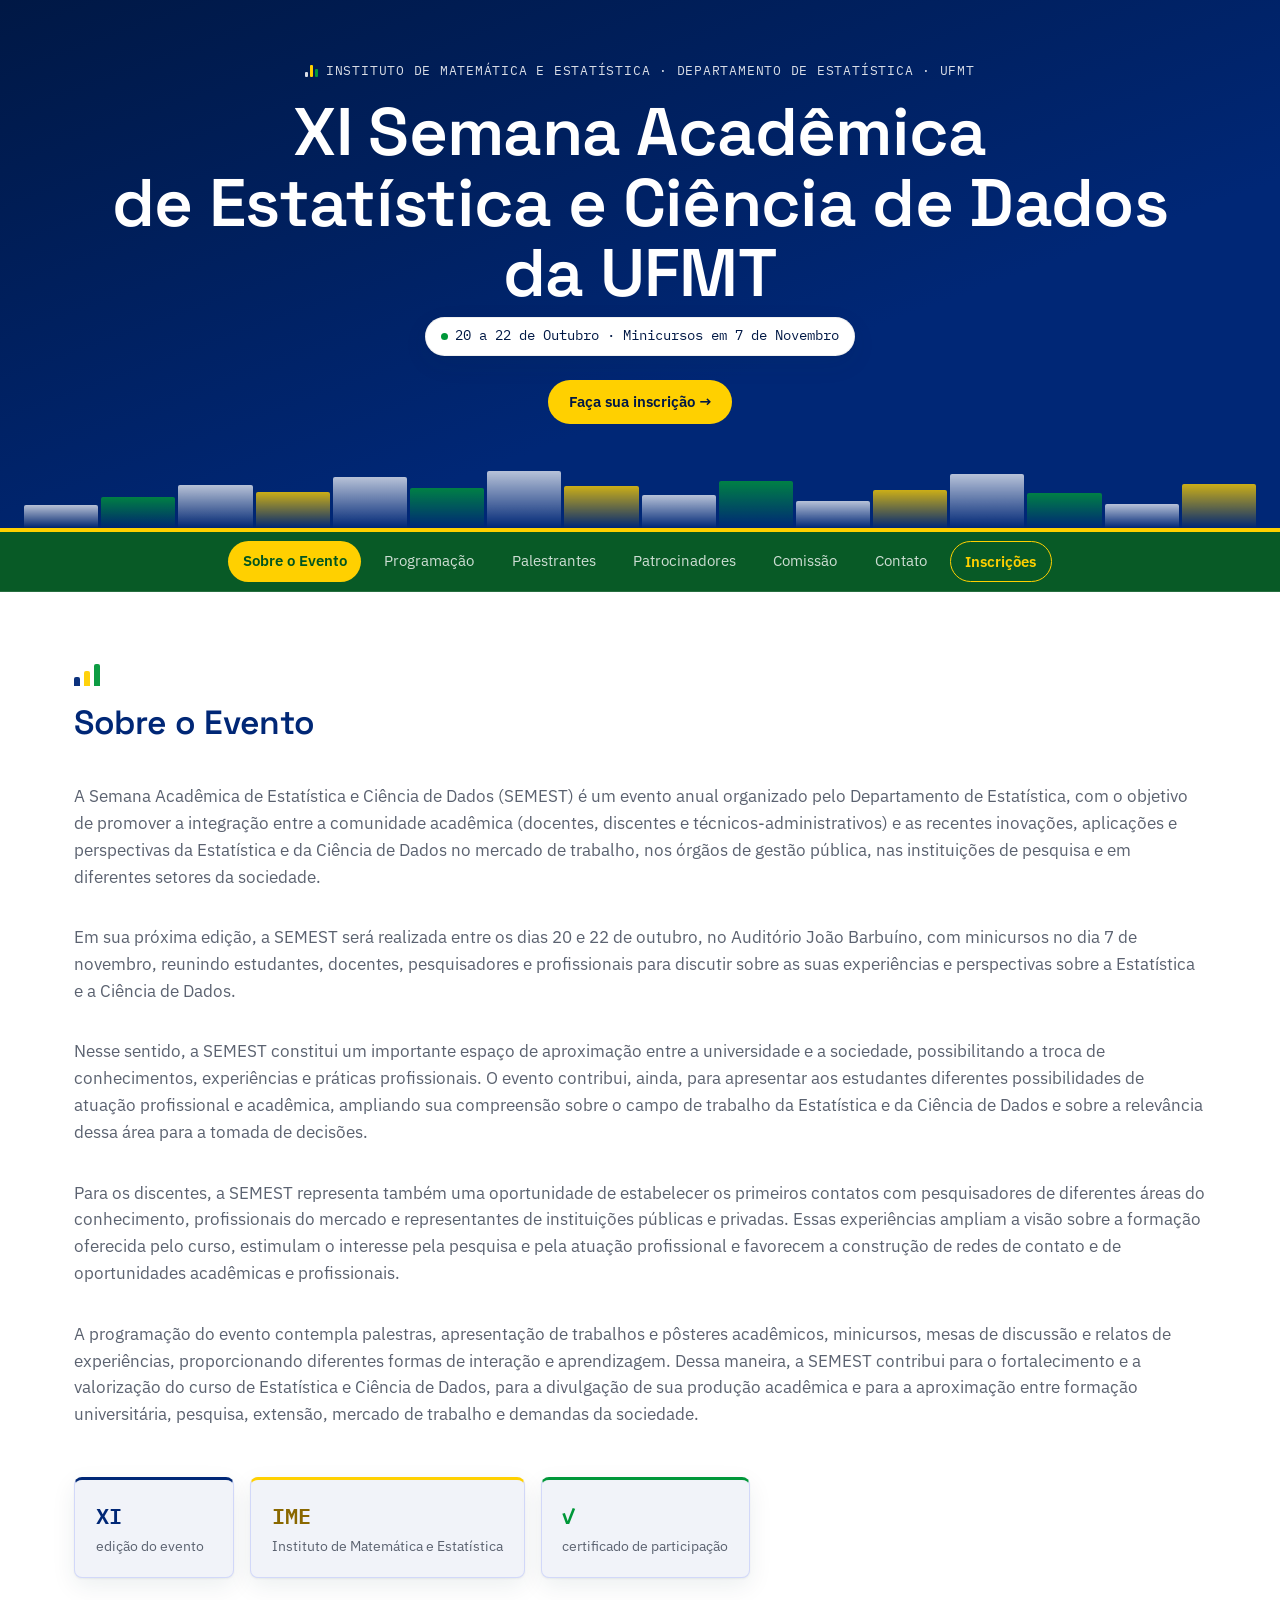
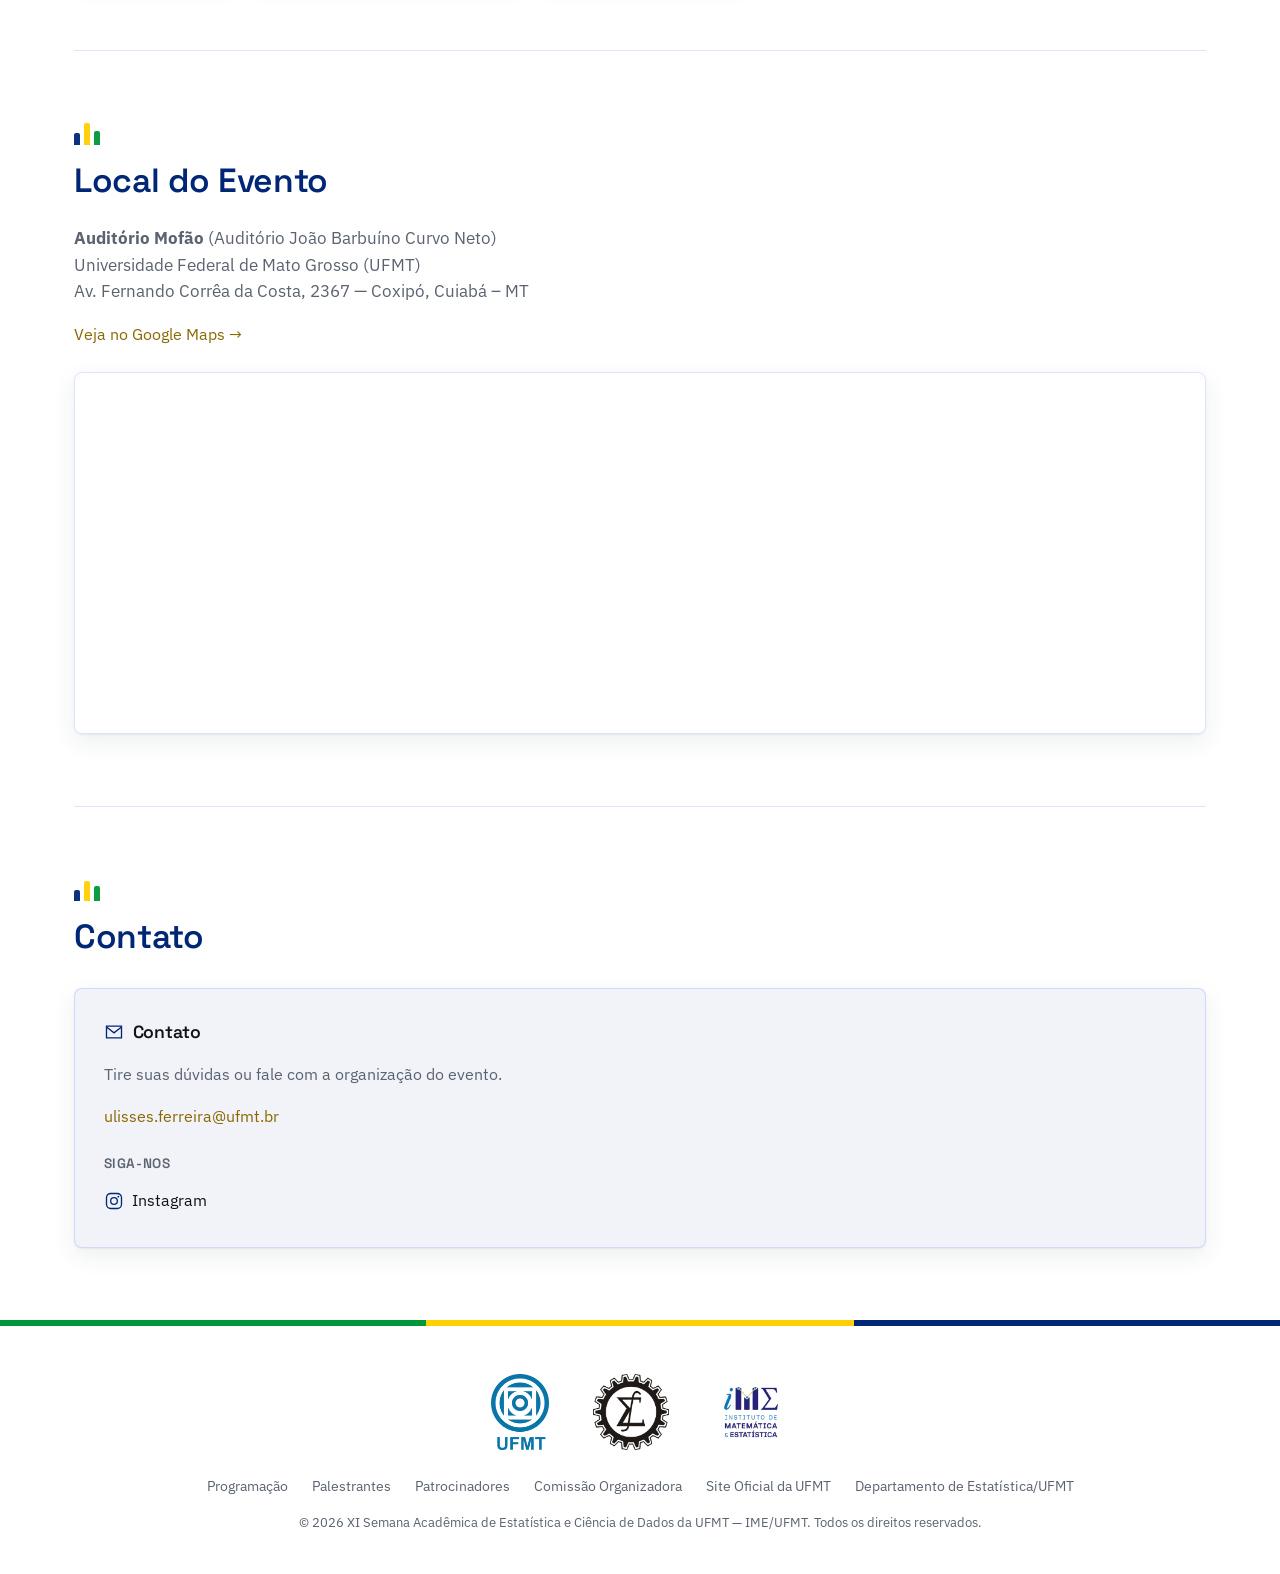
<file: index.html>
<!DOCTYPE html>
<html lang="pt-BR">

<head>
  <meta charset="UTF-8">
  <meta http-equiv="X-UA-Compatible" content="IE=edge">
  <meta name="viewport" content="width=device-width, initial-scale=1.0">

  <title>XI Semana Acadêmica de Estatística e Ciência de Dados da UFMT — IME/UFMT</title>
  <meta name="description"
    content="XI Semana Acadêmica de Estatística e Ciência de Dados da UFMT (IME/UFMT), de 20 a 22 de outubro, com minicursos em 7 de novembro. Palestras, seminários de extensão e integração para estudantes, profissionais e interessados em Estatística e Ciência de Dados.">
  <meta name="keywords" content="Estatística, UFMT, IME, evento, ciência de dados, workshop, palestra, inscrição">
  <meta name="author" content="Instituto de Matemática e Estatística - UFMT">
  <meta name="robots" content="index, follow">
  <meta name="theme-color" content="#0A1230">
  <link rel="canonical" href="https://www.xsemest.com.br/">

  <meta property="og:type" content="website">
  <meta property="og:title" content="XI Semana Acadêmica de Estatística e Ciência de Dados da UFMT — IME/UFMT">
  <meta property="og:description"
    content="De 20 a 22 de outubro, com minicursos em 7 de novembro. Palestras, seminários de extensão e integração para estudantes, profissionais e interessados em Estatística e Ciência de Dados.">
  <meta property="og:image" content="estatistica_ufmt.png">
  <meta property="og:locale" content="pt_BR">
  <meta name="twitter:card" content="summary_large_image">
  <meta name="twitter:title" content="XI Semana Acadêmica de Estatística e Ciência de Dados da UFMT — IME/UFMT">
  <meta name="twitter:description"
    content="De 20 a 22 de outubro, com minicursos em 7 de novembro — IME/UFMT.">
  <meta name="twitter:image" content="estatistica_ufmt.png">

  <link rel="icon" type="image/png" href="estatistica_ufmt.png">
  <link rel="apple-touch-icon" href="estatistica_ufmt.png">

  <link rel="preconnect" href="https://fonts.googleapis.com">
  <link rel="preconnect" href="https://fonts.gstatic.com" crossorigin>
  <link
    href="https://fonts.googleapis.com/css2?family=Space+Grotesk:wght@500;600;700&family=IBM+Plex+Sans:wght@400;500;600&family=IBM+Plex+Mono:wght@500;600&display=swap"
    rel="stylesheet">

  <link rel="stylesheet" href="style.css">
</head>

<body>

  <a class="skip-link" href="#conteudo">Pular para o conteúdo</a>

  <header class="hero">
    <div class="hero-inner">


      <p class="eyebrow"><span class="bars" aria-hidden="true"><i></i><i></i><i></i></span> Instituto de Matemática e
        Estatística · Departamento de Estatística · UFMT</p>
      <h1>XI Semana Acadêmica<br>de Estatística e Ciência de Dados<br>da UFMT</h1>


      <div class="hero-badge">
        <span class="dot" aria-hidden="true"></span>
        20 a 22 de Outubro · Minicursos em 7 de Novembro
      </div>
      <p class="hero-cta"><a href="https://forms.gle/JmbNxPpCY7QPgfws6" target="_blank" rel="noopener" class="btn btn-cta">Faça sua inscrição →</a></p>
    </div>

    <div class="hero-histogram" aria-hidden="true">
      <i style="--h:38%"></i><i style="--h:52%"></i><i style="--h:71%"></i><i style="--h:60%"></i>
      <i style="--h:85%"></i><i style="--h:66%"></i><i style="--h:94%"></i><i style="--h:70%"></i>
      <i style="--h:55%"></i><i style="--h:78%"></i><i style="--h:45%"></i><i style="--h:63%"></i>
      <i style="--h:90%"></i><i style="--h:58%"></i><i style="--h:40%"></i><i style="--h:73%"></i>
    </div>
  </header>

  <nav class="site-nav" aria-label="Navegação principal">
    <a href="index.html#sobre" class="tab-link active">Sobre o Evento</a>
    <a href="programacao.html" class="tab-link">Programação</a>
    <a href="palestrantes.html" class="tab-link">Palestrantes</a>
    <a href="patrocinadores.html" class="tab-link">Patrocinadores</a>
    <a href="comissao.html" class="tab-link">Comissão</a>
    <a href="index.html#contato" class="tab-link">Contato</a>
    <a href="https://forms.gle/JmbNxPpCY7QPgfws6" class="tab-link tab-cta" target="_blank" rel="noopener">Inscrições</a>
  </nav>

  <main id="conteudo" class="page">

    <section id="sobre" class="section" style="min-height:100vh;display:flex;flex-direction:column;justify-content:center">
      <p class="section-mark" aria-hidden="true"><i style="--h:40%"></i><i style="--h:70%"></i><i style="--h:100%"></i>
      </p>
      <h2>Sobre o Evento</h2>
      <p class="lede" style="max-width:none">
        A Semana Acadêmica de Estatística e Ciência de Dados (SEMEST) é um evento anual organizado pelo Departamento de
        Estatística, com o objetivo de promover a integração entre a comunidade acadêmica (docentes, discentes e
        técnicos-administrativos) e as recentes inovações, aplicações e perspectivas da Estatística e da Ciência de
        Dados no mercado de trabalho, nos órgãos de gestão pública, nas instituições de pesquisa e em diferentes setores
        da sociedade.

      </p>
      <p class="lede" style="max-width:none">
        Em sua próxima edição, a SEMEST será realizada entre os dias 20 e 22 de outubro, no Auditório João Barbuíno,
        com minicursos no dia 7 de novembro, reunindo estudantes, docentes, pesquisadores e profissionais para discutir sobre as suas experiências e
        perspectivas sobre a Estatística e a Ciência de Dados.

      </p>
      <p class="lede" style="max-width:none">
        Nesse sentido, a SEMEST constitui um importante espaço de aproximação entre a universidade e a sociedade,
        possibilitando a troca de conhecimentos, experiências e práticas profissionais. O evento contribui, ainda, para
        apresentar aos estudantes diferentes possibilidades de atuação profissional e acadêmica, ampliando sua
        compreensão sobre o campo de trabalho da Estatística e da Ciência de Dados e sobre a relevância dessa área para
        a tomada de decisões.

      </p>

      <p class="lede" style="max-width:none">
        Para os discentes, a SEMEST representa também uma oportunidade de estabelecer os primeiros contatos com
        pesquisadores de diferentes áreas do conhecimento, profissionais do mercado e representantes de instituições
        públicas e privadas. Essas experiências ampliam a visão sobre a formação oferecida pelo curso, estimulam o
        interesse pela pesquisa e pela atuação profissional e favorecem a construção de redes de contato e de
        oportunidades acadêmicas e profissionais.

      </p>
      <p class="lede" style="max-width:none">
        A programação do evento contempla palestras, apresentação de trabalhos e pôsteres acadêmicos, minicursos, mesas
        de discussão e relatos de experiências, proporcionando diferentes formas de interação e aprendizagem. Dessa
        maneira, a SEMEST contribui para o fortalecimento e a valorização do curso de Estatística e Ciência de Dados,
        para a divulgação de sua produção acadêmica e para a aproximação entre formação universitária, pesquisa,
        extensão, mercado de trabalho e demandas da sociedade.
      </p>
      <div class="stat-chips">
        <div class="chip">
          <span class="chip-num">XI</span>
          <span class="chip-label">edição do evento</span>
        </div>
        <div class="chip">
          <span class="chip-num">IME</span>
          <span class="chip-label">Instituto de Matemática e Estatística</span>
        </div>
        <div class="chip">
          <span class="chip-num">✓</span>
          <span class="chip-label">certificado de participação</span>
        </div>
      </div>
    </section>

    <section id="local" class="section">
      <p class="section-mark" aria-hidden="true"><i style="--h:55%"></i><i style="--h:100%"></i><i style="--h:60%"></i>
      </p>
      <h2>Local do Evento</h2>
      <p class="lede">
        <strong>Auditório Mofão</strong> (Auditório João Barbuíno Curvo Neto)<br>
        Universidade Federal de Mato Grosso (UFMT)<br>
        Av. Fernando Corrêa da Costa, 2367 — Coxipó, Cuiabá – MT
      </p>
      <p><a href="https://maps.app.goo.gl/PFBHiiC9P6nd1BjTA" target="_blank" rel="noopener" class="link">Veja no Google
          Maps →</a></p>

      <div class="map-frame">
        <iframe
          src="https://www.google.com/maps/embed?pb=!1m18!1m12!1m3!1d3656.123456789!2d-56.0693214!3d-15.60831!2m3!1f0!2f0!3f0!3m2!1i1024!2i768!4f13.1!3m3!1m2!1s0x939db13f6ed4f995%3A0x77a41a3f027ce01f!2sAudit%C3%B3rio+Mof%C3%A3o+%28Audit%C3%B3rio+Jo%C3%A3o+Barbu%C3%ADno+Curvo+Neto%29!5e0!3m2!1spt-BR!2sbr!4v1634177890123!5m2!1spt-BR!2sbr"
          width="100%" height="360" style="border:0;" allowfullscreen="" loading="lazy"
          referrerpolicy="no-referrer-when-downgrade" title="Localização do Auditório Mofão - UFMT"></iframe>
      </div>
    </section>

    <section id="contato" class="section">
      <p class="section-mark" aria-hidden="true"><i style="--h:50%"></i><i style="--h:90%"></i><i style="--h:65%"></i>
      </p>
      <h2>Contato</h2>

      <div class="cards-grid">
        <div class="card">
          <h3>
            <svg class="icon" viewBox="0 0 24 24" aria-hidden="true">
              <path d="M3 5h18v14H3z" fill="none" stroke="currentColor" stroke-width="1.6" />
              <path d="M3 6l9 7 9-7" fill="none" stroke="currentColor" stroke-width="1.6" />
            </svg>
            Contato
          </h3>
          <p class="text-muted">Tire suas dúvidas ou fale com a organização do evento.</p>
          <p><a href="mailto:ulisses.ferreira@ufmt.br" class="link">ulisses.ferreira@ufmt.br</a></p>

          <h4>Siga-nos</h4>
          <a href="https://www.instagram.com/estatistica.ufmt/" target="_blank" rel="noopener" class="social-link">
            <svg class="icon" viewBox="0 0 24 24" aria-hidden="true">
              <rect x="3" y="3" width="18" height="18" rx="5" fill="none" stroke="currentColor" stroke-width="1.6" />
              <circle cx="12" cy="12" r="4" fill="none" stroke="currentColor" stroke-width="1.6" />
              <circle cx="17.2" cy="6.8" r="1.1" fill="currentColor" />
            </svg>
            Instagram
          </a>
        </div>
      </div>
    </section>

  </main>

  <footer class="footer">
    <div class="logos-row">
      <img src="ufmt_logo.png" alt="UFMT" class="logo-img" loading="lazy">
      <img src="estatistica_ufmt.png" alt="Estatística UFMT" class="logo-img" loading="lazy">
      <img src="logo_ime.png" alt="IME - Instituto de Matemática e Estatística" class="logo-img" loading="lazy">
    </div>
    <div class="footer-links">
      <a href="programacao.html">Programação</a>
      <a href="palestrantes.html">Palestrantes</a>
      <a href="patrocinadores.html">Patrocinadores</a>
      <a href="comissao.html">Comissão Organizadora</a>
      <a href="https://ufmt.br/" target="_blank" rel="noopener">Site Oficial da UFMT</a>
      <a href="https://www.ufmt.br/unidade/dest" target="_blank" rel="noopener">Departamento de Estatística/UFMT</a>
    </div>
    <p class="footer-copy">© 2026 XI Semana Acadêmica de Estatística e Ciência de Dados da UFMT — IME/UFMT. Todos os direitos reservados.
    </p>
  </footer>

  <script src="script.js" defer></script>
</body>

</html>
</file>
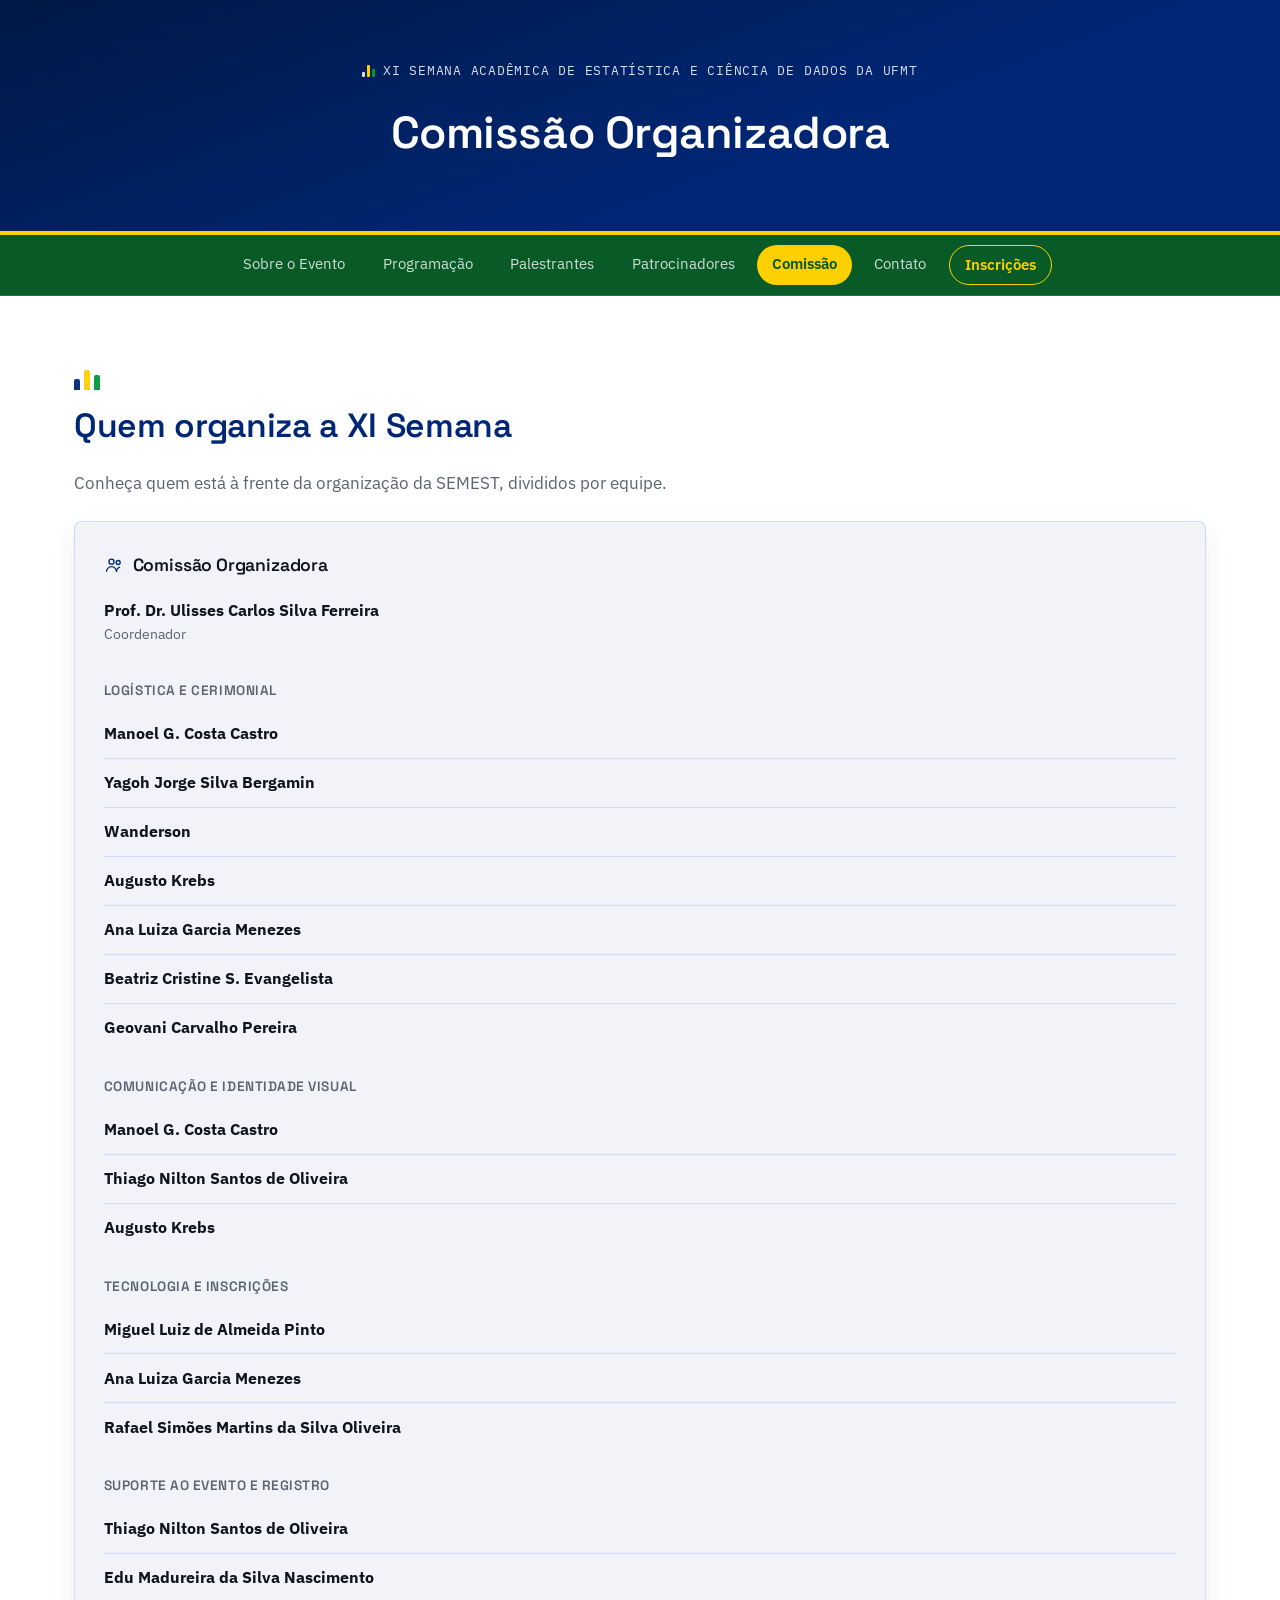
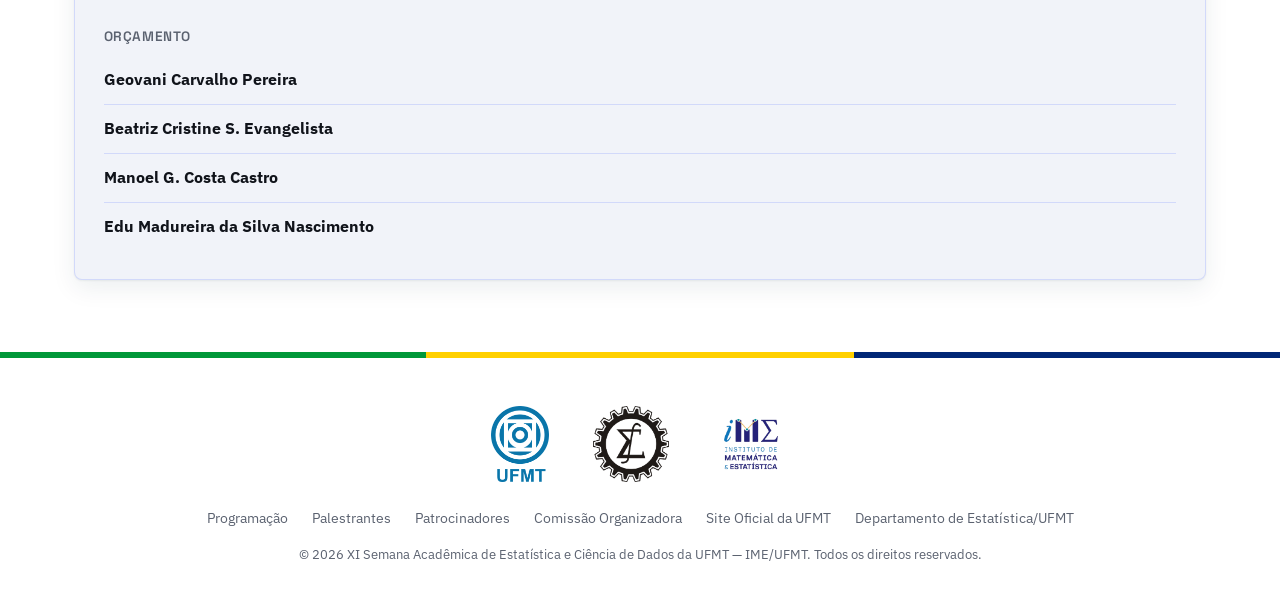
<file: comissao.html>
<!DOCTYPE html>
<html lang="pt-BR">
<head>
<meta charset="UTF-8">
<meta http-equiv="X-UA-Compatible" content="IE=edge">
<meta name="viewport" content="width=device-width, initial-scale=1.0">

<title>Comissão Organizadora — XI Semana Acadêmica de Estatística e Ciência de Dados da UFMT</title>
<meta name="description" content="Comissão organizadora da XI Semana Acadêmica de Estatística e Ciência de Dados da UFMT (IME/UFMT).">
<meta name="robots" content="index, follow">
<meta name="theme-color" content="#0A1230">
<link rel="canonical" href="https://www.xsemest.com.br/comissao.html">

<meta property="og:type" content="website">
<meta property="og:title" content="Comissão Organizadora — XI Semana Acadêmica de Estatística e Ciência de Dados da UFMT">
<meta property="og:description" content="Comissão organizadora da XI Semana da Estatística e Ciência de Dados — IME/UFMT.">
<meta property="og:image" content="estatistica_ufmt.png">
<meta property="og:locale" content="pt_BR">

<link rel="icon" type="image/png" href="estatistica_ufmt.png">
<link rel="preconnect" href="https://fonts.googleapis.com">
<link rel="preconnect" href="https://fonts.gstatic.com" crossorigin>
<link href="https://fonts.googleapis.com/css2?family=Space+Grotesk:wght@500;600;700&family=IBM+Plex+Sans:wght@400;500;600&family=IBM+Plex+Mono:wght@500;600&display=swap" rel="stylesheet">
<link rel="stylesheet" href="style.css">
</head>
<body>

<a class="skip-link" href="#conteudo">Pular para o conteúdo</a>

<header class="page-header">
  <p class="eyebrow"><span class="bars" aria-hidden="true"><i></i><i></i><i></i></span> XI Semana Acadêmica de Estatística e Ciência de Dados da UFMT</p>
  <h1>Comissão Organizadora</h1>
</header>

<nav class="site-nav" aria-label="Navegação principal">
  <a href="index.html#sobre" class="tab-link">Sobre o Evento</a>
  <a href="programacao.html" class="tab-link">Programação</a>
  <a href="palestrantes.html" class="tab-link">Palestrantes</a>
  <a href="patrocinadores.html" class="tab-link">Patrocinadores</a>
  <a href="comissao.html" class="tab-link active" aria-current="page">Comissão</a>
  <a href="index.html#contato" class="tab-link">Contato</a>
    <a href="https://forms.gle/JmbNxPpCY7QPgfws6" class="tab-link tab-cta" target="_blank" rel="noopener">Inscrições</a>
</nav>

<main id="conteudo" class="page">

  <section class="section">
    <p class="section-mark" aria-hidden="true"><i style="--h:50%"></i><i style="--h:90%"></i><i style="--h:65%"></i></p>
    <h2>Quem organiza a XI Semana</h2>
    <p class="lede">Conheça quem está à frente da organização da SEMEST, divididos por equipe.</p>
    <div class="cards-grid">
        <div class="card">
          <h3>
            <svg class="icon" viewBox="0 0 24 24" aria-hidden="true">
              <circle cx="9" cy="8" r="3" fill="none" stroke="currentColor" stroke-width="1.6" />
              <path d="M3 20c0-3.3 2.7-6 6-6s6 2.7 6 6" fill="none" stroke="currentColor" stroke-width="1.6" />
              <circle cx="17" cy="9" r="2.4" fill="none" stroke="currentColor" stroke-width="1.6" />
              <path d="M15 20c0-2.6 1.8-4.8 4.2-5.5" fill="none" stroke="currentColor" stroke-width="1.6" />
            </svg>
            Comissão Organizadora
          </h3>
          <ul class="committee-list">
            <li><strong>Prof. Dr. Ulisses Carlos Silva Ferreira</strong><span>Coordenador</span></li>
            
          </ul>

          <h4>Logística e Cerimonial</h4>
          <ul class="committee-list">
            <li><strong>Manoel G. Costa Castro</strong></li>
            <li><strong>Yagoh Jorge Silva Bergamin</strong></li>
            <li><strong>Wanderson</strong></li>
            <li><strong>Augusto Krebs</strong></li>
            <li><strong>Ana Luiza Garcia Menezes</strong></li>
            <li><strong>Beatriz Cristine S. Evangelista</strong></li>
            <li><strong>Geovani Carvalho Pereira</strong></li>
          </ul>

          <h4>Comunicação e Identidade Visual</h4>
          <ul class="committee-list">
            <li><strong>Manoel G. Costa Castro</strong></li>
            <li><strong>Thiago Nilton Santos de Oliveira</strong></li>
            <li><strong>Augusto Krebs</strong></li>
          </ul>

          <h4>Tecnologia e Inscrições</h4>
          <ul class="committee-list">
            <li><strong>Miguel Luiz de Almeida Pinto</strong></li>
            <li><strong>Ana Luiza Garcia Menezes</strong></li>
            <li><strong>Rafael Simões Martins da Silva Oliveira  </strong></li>
          </ul>

          <h4>Suporte ao Evento e Registro</h4>
          <ul class="committee-list">
            <li><strong>Thiago Nilton Santos de Oliveira</strong></li>
            <li><strong>Edu Madureira da Silva Nascimento</strong></li>
          </ul>

          <h4>Orçamento</h4>
          <ul class="committee-list">
            <li><strong>Geovani Carvalho Pereira</strong></li>
            <li><strong>Beatriz Cristine S. Evangelista</strong></li>
            <li><strong>Manoel G. Costa Castro</strong></li>
            <li><strong>Edu Madureira da Silva Nascimento</strong></li>
          </ul>
        </div>
      </div>
  </section>

</main>

<footer class="footer">
  <div class="logos-row">
    <img src="ufmt_logo.png" alt="UFMT" class="logo-img" loading="lazy">
    <img src="estatistica_ufmt.png" alt="Estatística UFMT" class="logo-img" loading="lazy">
    <img src="logo_ime.png" alt="IME - Instituto de Matemática e Estatística" class="logo-img" loading="lazy">
  </div>
  <div class="footer-links">
    <a href="programacao.html">Programação</a>
    <a href="palestrantes.html">Palestrantes</a>
    <a href="patrocinadores.html">Patrocinadores</a>
    <a href="comissao.html">Comissão Organizadora</a>
    <a href="https://ufmt.br/" target="_blank" rel="noopener">Site Oficial da UFMT</a>
    <a href="https://www.ufmt.br/unidade/dest" target="_blank" rel="noopener">Departamento de Estatística/UFMT</a>
  </div>
  <p class="footer-copy">© 2026 XI Semana Acadêmica de Estatística e Ciência de Dados da UFMT — IME/UFMT. Todos os direitos reservados.</p>
</footer>

<script src="script.js" defer></script>
</body>
</html>
</file>
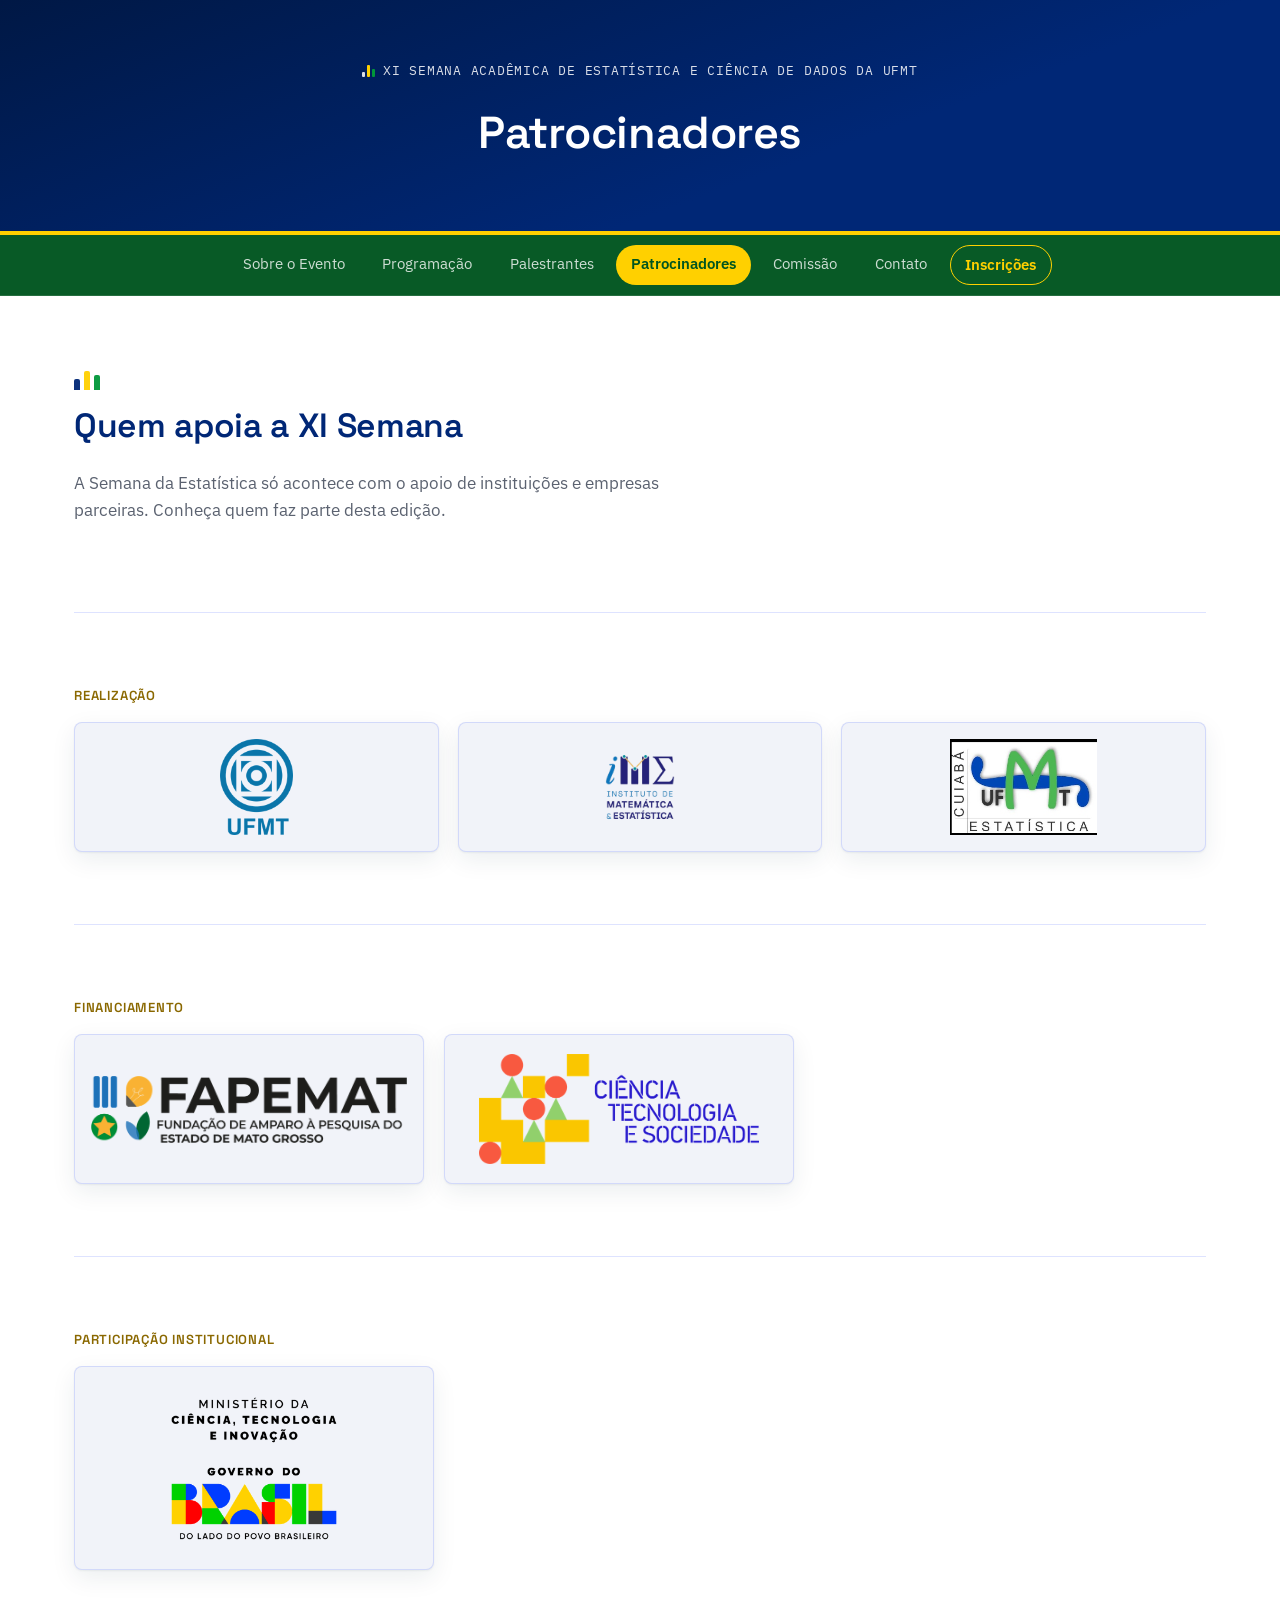
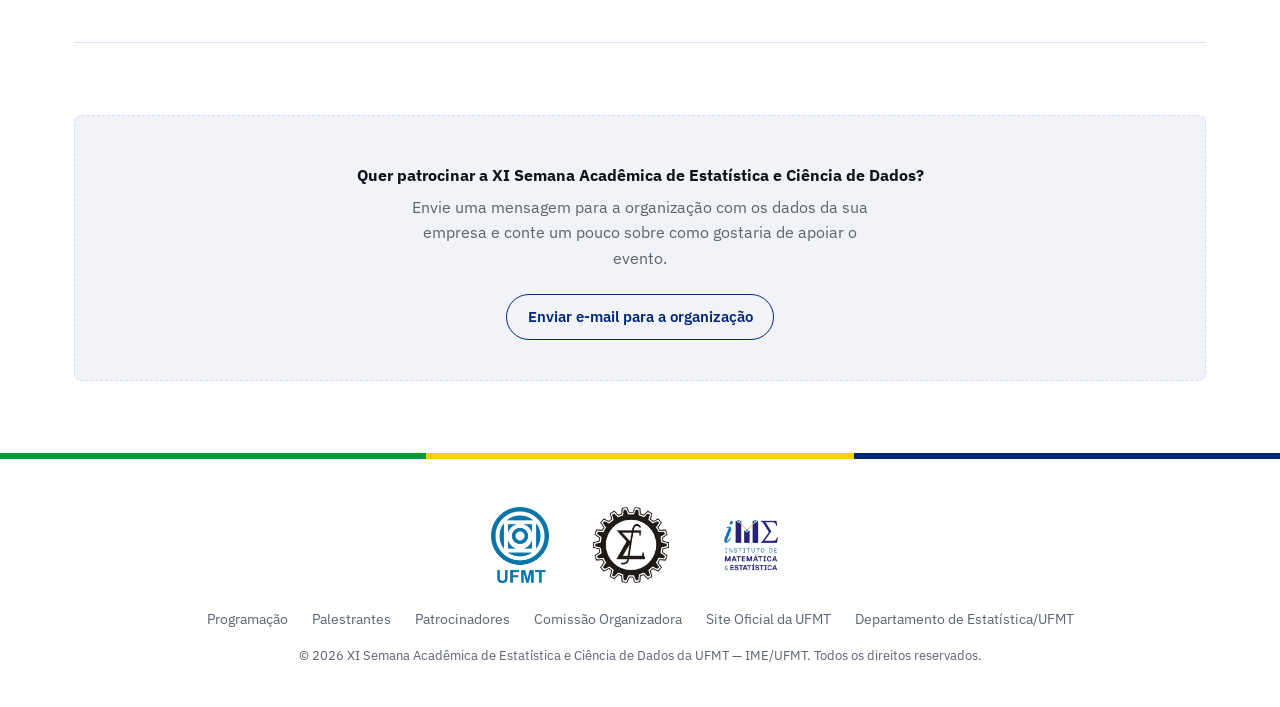
<file: patrocinadores.html>
<!DOCTYPE html>
<html lang="pt-BR">
<head>
<meta charset="UTF-8">
<meta http-equiv="X-UA-Compatible" content="IE=edge">
<meta name="viewport" content="width=device-width, initial-scale=1.0">

<title>Patrocinadores — XI Semana Acadêmica de Estatística e Ciência de Dados da UFMT</title>
<meta name="description" content="Patrocinadores e apoiadores da XI Semana Acadêmica de Estatística e Ciência de Dados da UFMT (IME/UFMT).">
<meta name="robots" content="index, follow">
<meta name="theme-color" content="#0A1230">
<link rel="canonical" href="https://www.xsemest.com.br/patrocinadores.html">

<meta property="og:type" content="website">
<meta property="og:title" content="Patrocinadores — XI Semana Acadêmica de Estatística e Ciência de Dados da UFMT">
<meta property="og:description" content="Patrocinadores e apoiadores da XI Semana da Estatística e Ciência de Dados — IME/UFMT.">
<meta property="og:image" content="estatistica_ufmt.png">
<meta property="og:locale" content="pt_BR">

<link rel="icon" type="image/png" href="estatistica_ufmt.png">
<link rel="preconnect" href="https://fonts.googleapis.com">
<link rel="preconnect" href="https://fonts.gstatic.com" crossorigin>
<link href="https://fonts.googleapis.com/css2?family=Space+Grotesk:wght@500;600;700&family=IBM+Plex+Sans:wght@400;500;600&family=IBM+Plex+Mono:wght@500;600&display=swap" rel="stylesheet">
<link rel="stylesheet" href="style.css">
</head>
<body>

<a class="skip-link" href="#conteudo">Pular para o conteúdo</a>

<header class="page-header">
  <p class="eyebrow"><span class="bars" aria-hidden="true"><i></i><i></i><i></i></span> XI Semana Acadêmica de Estatística e Ciência de Dados da UFMT</p>
  <h1>Patrocinadores</h1>
</header>

<nav class="site-nav" aria-label="Navegação principal">
  <a href="index.html#sobre" class="tab-link">Sobre o Evento</a>
  <a href="programacao.html" class="tab-link">Programação</a>
  <a href="palestrantes.html" class="tab-link">Palestrantes</a>
  <a href="patrocinadores.html" class="tab-link active" aria-current="page">Patrocinadores</a>
  <a href="comissao.html" class="tab-link">Comissão</a>
  <a href="index.html#contato" class="tab-link">Contato</a>
    <a href="https://forms.gle/JmbNxPpCY7QPgfws6" class="tab-link tab-cta" target="_blank" rel="noopener">Inscrições</a>
</nav>

<main id="conteudo" class="page">

  <section class="section">
    <p class="section-mark" aria-hidden="true"><i style="--h:50%"></i><i style="--h:85%"></i><i style="--h:65%"></i></p>
    <h2>Quem apoia a XI Semana</h2>
    <p class="lede">
      A Semana da Estatística só acontece com o apoio de instituições e empresas
      parceiras. Conheça quem faz parte desta edição.
    </p>
  </section>

  <section class="section">
    <h3 class="tier-title">Realização</h3>
    <div class="sponsor-grid sponsor-grid-sm">
      <a href="https://ufmt.br/" target="_blank" rel="noopener" class="sponsor-slot sponsor-slot-filled">
        <img src="ufmt_logo.png" alt="UFMT - Universidade Federal de Mato Grosso" loading="lazy">
      </a>
      <a href="https://www.ufmt.br/unidade/dest" target="_blank" rel="noopener" class="sponsor-slot sponsor-slot-filled">
        <img src="logo_ime.png" alt="IME - Instituto de Matemática e Estatística" loading="lazy">
      </a>
      <a href="https://www.ufmt.br/unidade/dest" target="_blank" rel="noopener" class="sponsor-slot sponsor-slot-filled">
        <img src="logo_estatistica_ufmt.png" alt="Estatística UFMT - Cuiabá" loading="lazy">
      </a>
    </div>
  </section>

  <section class="section">
    <h3 class="tier-title">Financiamento</h3>
    <div class="sponsor-grid sponsor-grid-sm sponsor-grid-pair">
      <a href="https://www.fapemat.mt.gov.br/" target="_blank" rel="noopener" class="sponsor-slot sponsor-slot-filled">
        <img src="logo_fapemat.png" alt="FAPEMAT - Fundação de Amparo à Pesquisa do Estado de Mato Grosso" loading="lazy">
      </a>
      <div class="sponsor-slot sponsor-slot-filled">
        <img src="logo_projeto_cts.png" alt="Projeto Ciência, Tecnologia e Sociedade" loading="lazy">
      </div>
    </div>
  </section>

  <section class="section">
    <h3 class="tier-title">Participação institucional</h3>
    <div class="sponsor-grid sponsor-grid-sm sponsor-grid-single">
      <a href="https://www.gov.br/mcti" target="_blank" rel="noopener" class="sponsor-slot sponsor-slot-filled">
        <img src="logo_mcti.png" alt="MCTI - Ministério da Ciência, Tecnologia e Inovação" loading="lazy">
      </a>
    </div>

    <!--
      Para inserir um novo apoiador, copie um bloco ".sponsor-slot" assim:

      <a href="https://site-do-patrocinador.com.br" target="_blank" rel="noopener sponsored" class="sponsor-slot sponsor-slot-filled">
        <img src="logo_do_patrocinador.png" alt="Nome do Patrocinador" loading="lazy">
      </a>
    -->
  </section>

  <section class="section">
    <div class="empty-state">
      <p><strong>Quer patrocinar a XI Semana Acadêmica de Estatística e Ciência de Dados?</strong></p>
      <p class="text-muted">
        Envie uma mensagem para a organização com os dados da sua empresa e
        conte um pouco sobre como gostaria de apoiar o evento.
      </p>
      <div class="empty-state-actions">
        <a href="mailto:ulisses.ferreira@ufmt.br?subject=Interesse%20em%20patrocinar%20a%20XI%20Semana%20da%20Estat%C3%ADstica" class="btn btn-outline">
          Enviar e-mail para a organização
        </a>
      </div>
    </div>
  </section>

</main>

<footer class="footer">
  <div class="logos-row">
    <img src="ufmt_logo.png" alt="UFMT" class="logo-img" loading="lazy">
    <img src="estatistica_ufmt.png" alt="Estatística UFMT" class="logo-img" loading="lazy">
    <img src="logo_ime.png" alt="IME - Instituto de Matemática e Estatística" class="logo-img" loading="lazy">
  </div>
  <div class="footer-links">
    <a href="programacao.html">Programação</a>
    <a href="palestrantes.html">Palestrantes</a>
    <a href="patrocinadores.html">Patrocinadores</a>
    <a href="comissao.html">Comissão Organizadora</a>
    <a href="https://ufmt.br/" target="_blank" rel="noopener">Site Oficial da UFMT</a>
    <a href="https://www.ufmt.br/unidade/dest" target="_blank" rel="noopener">Departamento de Estatística/UFMT</a>
  </div>
  <p class="footer-copy">© 2026 XI Semana Acadêmica de Estatística e Ciência de Dados da UFMT — IME/UFMT. Todos os direitos reservados.</p>
</footer>

<script src="script.js" defer></script>
</body>
</html>
</file>
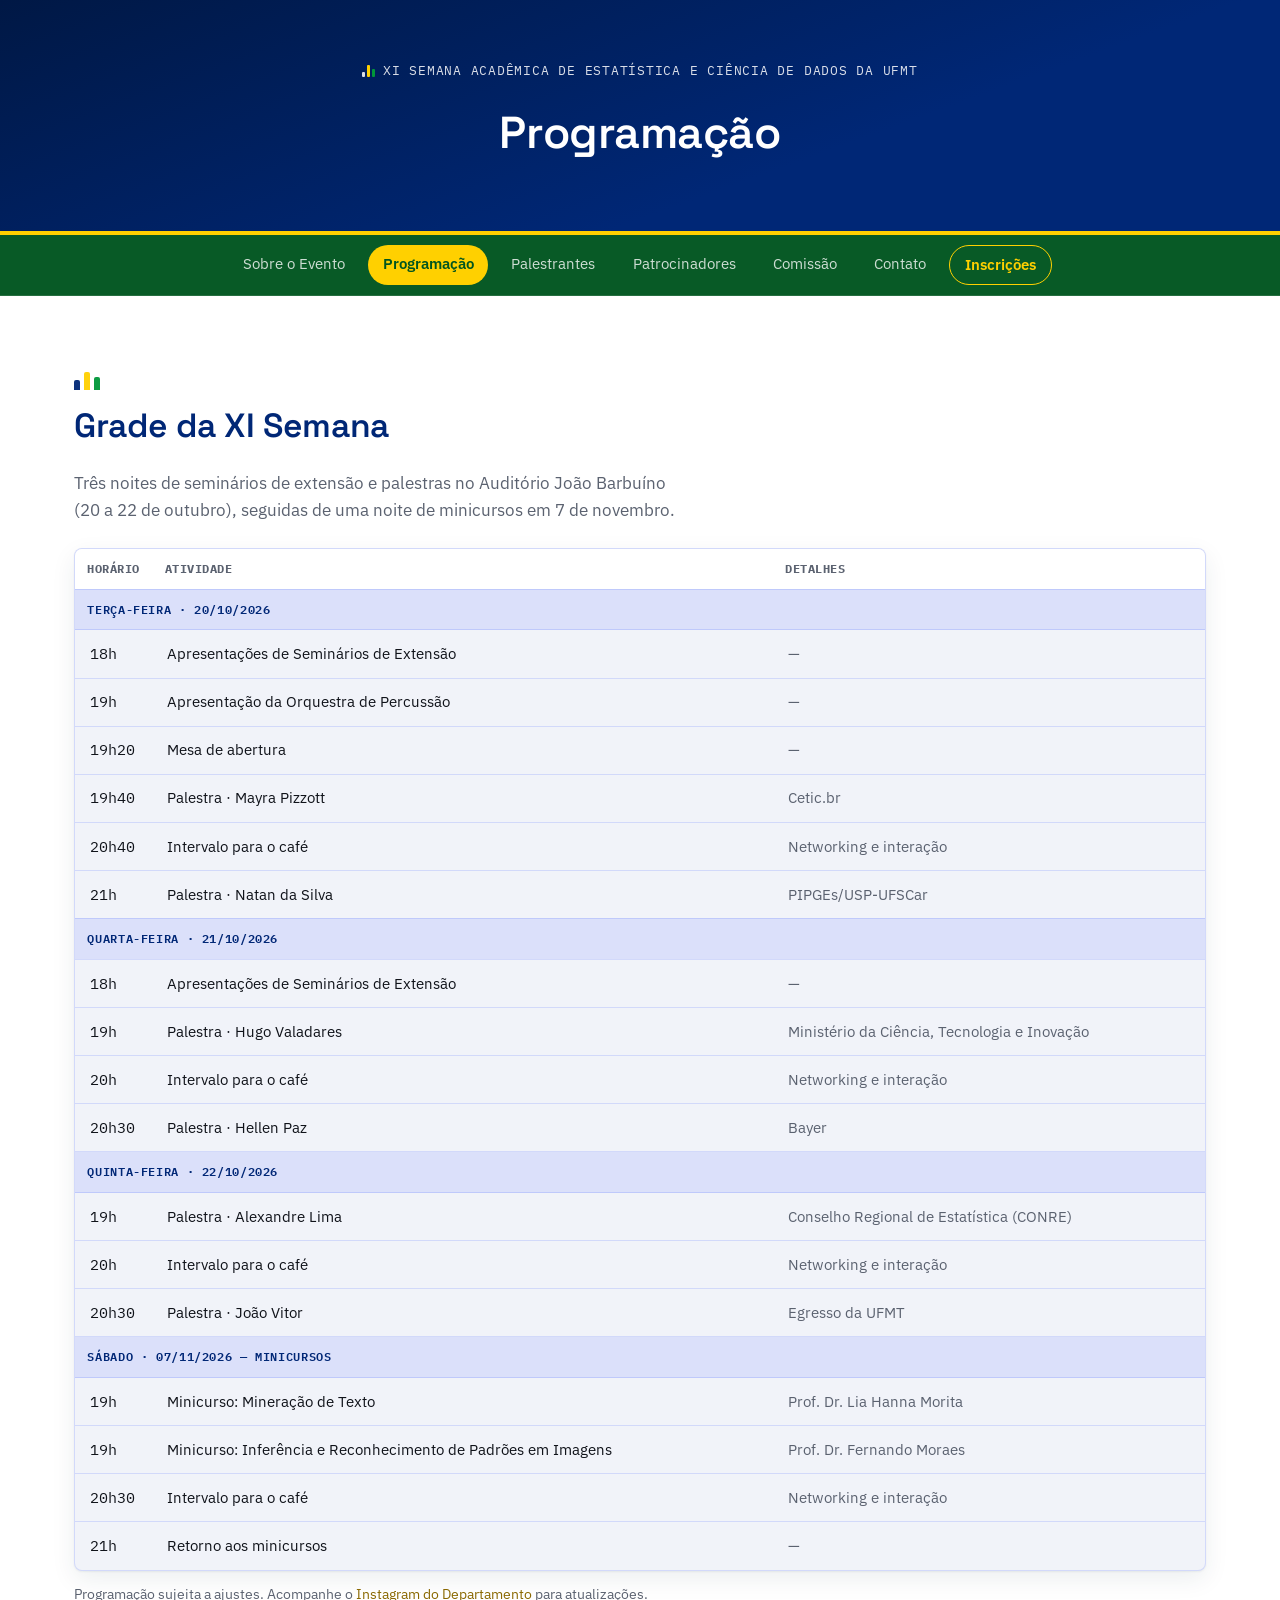
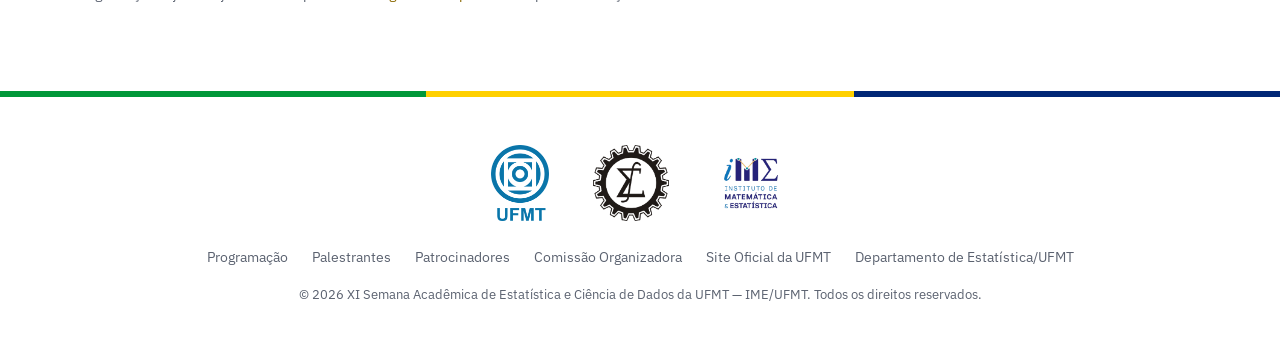
<file: programacao.html>
<!DOCTYPE html>
<html lang="pt-BR">
<head>
<meta charset="UTF-8">
<meta http-equiv="X-UA-Compatible" content="IE=edge">
<meta name="viewport" content="width=device-width, initial-scale=1.0">

<title>Programação — XI Semana Acadêmica de Estatística e Ciência de Dados da UFMT</title>
<meta name="description" content="Programação da XI Semana Acadêmica de Estatística e Ciência de Dados da UFMT (IME/UFMT): palestras, seminários de extensão, coffee breaks e minicursos.">
<meta name="robots" content="index, follow">
<meta name="theme-color" content="#0A1230">
<link rel="canonical" href="https://www.xsemest.com.br/programacao.html">

<meta property="og:type" content="website">
<meta property="og:title" content="Programação — XI Semana Acadêmica de Estatística e Ciência de Dados da UFMT">
<meta property="og:description" content="Palestras, seminários de extensão, coffee breaks e minicursos da XI Semana da Estatística — IME/UFMT.">
<meta property="og:image" content="estatistica_ufmt.png">
<meta property="og:locale" content="pt_BR">

<link rel="icon" type="image/png" href="estatistica_ufmt.png">
<link rel="preconnect" href="https://fonts.googleapis.com">
<link rel="preconnect" href="https://fonts.gstatic.com" crossorigin>
<link href="https://fonts.googleapis.com/css2?family=Space+Grotesk:wght@500;600;700&family=IBM+Plex+Sans:wght@400;500;600&family=IBM+Plex+Mono:wght@500;600&display=swap" rel="stylesheet">
<link rel="stylesheet" href="style.css">
</head>
<body>

<a class="skip-link" href="#conteudo">Pular para o conteúdo</a>

<header class="page-header">
  <p class="eyebrow"><span class="bars" aria-hidden="true"><i></i><i></i><i></i></span> XI Semana Acadêmica de Estatística e Ciência de Dados da UFMT</p>
  <h1>Programação</h1>
</header>

<nav class="site-nav" aria-label="Navegação principal">
  <a href="index.html#sobre" class="tab-link">Sobre o Evento</a>
  <a href="programacao.html" class="tab-link active" aria-current="page">Programação</a>
  <a href="palestrantes.html" class="tab-link">Palestrantes</a>
  <a href="patrocinadores.html" class="tab-link">Patrocinadores</a>
  <a href="comissao.html" class="tab-link">Comissão</a>
  <a href="index.html#contato" class="tab-link">Contato</a>
    <a href="https://forms.gle/JmbNxPpCY7QPgfws6" class="tab-link tab-cta" target="_blank" rel="noopener">Inscrições</a>
</nav>

<main id="conteudo" class="page">

  <section class="section">
    <p class="section-mark" aria-hidden="true"><i style="--h:45%"></i><i style="--h:80%"></i><i style="--h:60%"></i></p>
    <h2>Grade da XI Semana</h2>
    <p class="lede">
      Três noites de seminários de extensão e palestras no Auditório João
      Barbuíno (20 a 22 de outubro), seguidas de uma noite de minicursos em
      7 de novembro.
    </p>

    <div class="schedule-table-wrap">
      <table class="schedule-table">
        <thead>
          <tr>
            <th>Horário</th>
            <th>Atividade</th>
            <th>Detalhes</th>
          </tr>
        </thead>
        <tbody>
          <tr class="day-row"><td colspan="3">Terça-feira · 20/10/2026</td></tr>
          <tr>
            <td>18h</td>
            <td>Apresentações de Seminários de Extensão</td>
            <td class="text-muted">—</td>
          </tr>
          <tr>
            <td>19h</td>
            <td>Apresentação da Orquestra de Percussão</td>
            <td class="text-muted">—</td>
          </tr>
          <tr>
            <td>19h20</td>
            <td>Mesa de abertura</td>
            <td class="text-muted">—</td>
          </tr>
          <tr>
            <td>19h40</td>
            <td>Palestra · Mayra Pizzott</td>
            <td class="text-muted">Cetic.br</td>
          </tr>
          <tr>
            <td>20h40</td>
            <td>Intervalo para o café</td>
            <td class="text-muted">Networking e interação</td>
          </tr>
          <tr>
            <td>21h</td>
            <td>Palestra · Natan da Silva</td>
            <td class="text-muted">PIPGEs/USP-UFSCar</td>
          </tr>

          <tr class="day-row"><td colspan="3">Quarta-feira · 21/10/2026</td></tr>
          <tr>
            <td>18h</td>
            <td>Apresentações de Seminários de Extensão</td>
            <td class="text-muted">—</td>
          </tr>
          <tr>
            <td>19h</td>
            <td>Palestra · Hugo Valadares</td>
            <td class="text-muted">Ministério da Ciência, Tecnologia e Inovação</td>
          </tr>
          <tr>
            <td>20h</td>
            <td>Intervalo para o café</td>
            <td class="text-muted">Networking e interação</td>
          </tr>
          <tr>
            <td>20h30</td>
            <td>Palestra · Hellen Paz</td>
            <td class="text-muted">Bayer</td>
          </tr>

          <tr class="day-row"><td colspan="3">Quinta-feira · 22/10/2026</td></tr>
          <tr>
            <td>19h</td>
            <td>Palestra · Alexandre Lima</td>
            <td class="text-muted">Conselho Regional de Estatística (CONRE)</td>
          </tr>
          <tr>
            <td>20h</td>
            <td>Intervalo para o café</td>
            <td class="text-muted">Networking e interação</td>
          </tr>
          <tr>
            <td>20h30</td>
            <td>Palestra · João Vitor</td>
            <td class="text-muted">Egresso da UFMT</td>
          </tr>

          <tr class="day-row"><td colspan="3">Sábado · 07/11/2026 — Minicursos</td></tr>
          <tr>
            <td>19h</td>
            <td>Minicurso: Mineração de Texto</td>
            <td class="text-muted">Prof. Dr. Lia Hanna Morita</td>
          </tr>
          <tr>
            <td>19h</td>
            <td>Minicurso: Inferência e Reconhecimento de Padrões em Imagens</td>
            <td class="text-muted">Prof. Dr. Fernando Moraes</td>
          </tr>
          <tr>
            <td>20h30</td>
            <td>Intervalo para o café</td>
            <td class="text-muted">Networking e interação</td>
          </tr>
          <tr>
            <td>21h</td>
            <td>Retorno aos minicursos</td>
            <td class="text-muted">—</td>
          </tr>
        </tbody>
      </table>
    </div>
    <p class="text-muted small">Programação sujeita a ajustes. Acompanhe o <a class="link" href="https://www.instagram.com/estatistica.ufmt/" target="_blank" rel="noopener">Instagram do Departamento</a> para atualizações.</p>
  </section>

</main>

<footer class="footer">
  <div class="logos-row">
    <img src="ufmt_logo.png" alt="UFMT" class="logo-img" loading="lazy">
    <img src="estatistica_ufmt.png" alt="Estatística UFMT" class="logo-img" loading="lazy">
    <img src="logo_ime.png" alt="IME - Instituto de Matemática e Estatística" class="logo-img" loading="lazy">
  </div>
  <div class="footer-links">
    <a href="programacao.html">Programação</a>
    <a href="palestrantes.html">Palestrantes</a>
    <a href="patrocinadores.html">Patrocinadores</a>
    <a href="comissao.html">Comissão Organizadora</a>
    <a href="https://ufmt.br/" target="_blank" rel="noopener">Site Oficial da UFMT</a>
    <a href="https://www.ufmt.br/unidade/dest" target="_blank" rel="noopener">Departamento de Estatística/UFMT</a>
  </div>
  <p class="footer-copy">© 2026 XI Semana Acadêmica de Estatística e Ciência de Dados da UFMT — IME/UFMT. Todos os direitos reservados.</p>
</footer>

<script src="script.js" defer></script>
</body>
</html>
</file>
<file: style.css>
:root {
  --bg: #FFFFFF;
  --bg-elevated: #FFFFFF;
  --surface: #F1F3F9;

  --border: rgba(24, 62, 255, 0.14);

  --accent: #002776;
  --accent-dim: #001845;
  --accent-2: #FFD000;
  --accent-2-dim: #8A6800;
  --accent-3: #009739;
  --green-dim: #00551f;

  --text: #10131A;
  --text-muted: #5B6270;

  --font-display: 'Space Grotesk', system-ui, sans-serif;
  --font-body: 'IBM Plex Sans', system-ui, sans-serif;
  --font-mono: 'IBM Plex Mono', monospace;

  --radius: 8px;

  --max-width: 1180px;

  --shadow:
    0 1px 2px rgba(18, 48, 58, 0.06),
    0 8px 24px rgba(18, 48, 58, 0.08);
}

*{ box-sizing: border-box; }

html{ scroll-behavior: smooth; }
@media (prefers-reduced-motion: reduce){
  html{ scroll-behavior: auto; }
  *{ animation-duration: 0.001ms !important; animation-iteration-count: 1 !important; transition-duration: 0.001ms !important; }
}

body{
  margin: 0;
  background: var(--bg);
  color: var(--text);
  font-family: var(--font-body);
  line-height: 1.6;
  -webkit-font-smoothing: antialiased;
}

h1, h2, h3, h4{
  font-family: var(--font-display);
  font-weight: 600;
  margin: 0 0 .5em;
  letter-spacing: -0.01em;
  color: var(--text);
}

a{ color: inherit; }

.skip-link{
  position: absolute; left: -999px; top: 0;
  background: var(--accent-2); color: var(--accent-dim); padding: .6em 1em;
  border-radius: 0 0 8px 0; z-index: 100;
}
.skip-link:focus{ left: 0; }

.text-muted{ color: var(--text-muted); }
.small{ font-size: .85rem; }

.bars{ display: inline-flex; align-items: flex-end; gap: 2px; height: 12px; }
.bars i{ display:block; width: 3px; background: var(--accent); border-radius: 1px; }
.bars i:nth-child(1){ height: 40%; }
.bars i:nth-child(2){ height: 100%; background: var(--accent-2); }
.bars i:nth-child(3){ height: 65%; }
.bars-lg{ height: 34px; gap: 5px; margin-bottom: 1em; }
.bars-lg i{ width: 7px; }

.hero .bars i,
.page-header .bars i{ background: rgba(255,255,255,0.85); }
.hero .bars i:nth-child(2),
.page-header .bars i:nth-child(2){ background: var(--accent-2); }
.hero .bars i:nth-child(3),
.page-header .bars i:nth-child(3){ background: var(--accent-3); }

.section-mark{ display:flex; align-items:flex-end; gap: 4px; height: 22px; margin: 0 0 .6em; }
.section-mark i{ display:block; width: 6px; border-radius: 2px 2px 0 0; height: var(--h); opacity: .95; background: var(--accent); }
.section-mark i:nth-child(2){ background: var(--accent-2); }
.section-mark i:nth-child(3){ background: var(--accent-3); }

.hero{
  position: relative;
  background: linear-gradient(160deg, var(--accent-dim), var(--accent) 65%);
  border-bottom: 4px solid var(--accent-2);
  padding: 3rem 1.5rem 6.5rem;
  overflow: hidden;
}
.hero-inner{
  max-width: var(--max-width);
  margin: 0 auto;
  text-align: center;
  position: relative;
  z-index: 2;
}
.logos-row{
  display: flex; align-items: center; justify-content: center;
  gap: 2.75rem; margin-bottom: 2.5rem; flex-wrap: wrap;
}
.logo-img{ 
  height: 76px; 
  width: auto; 
  object-fit: contain;
  filter: brightness(0) invert(1);
}

.eyebrow{
  font-family: var(--font-mono);
  font-size: .8rem;
  letter-spacing: .06em;
  text-transform: uppercase;
  color: rgba(255,255,255,0.85);
  display: flex; align-items: center; justify-content: center; gap: .6em;
  margin-bottom: 1rem;
}

.hero h1{
  font-size: clamp(2.4rem, 6vw, 4.2rem);
  line-height: 1.05;
  margin-bottom: .5rem;
  color: #fff;
}
.hero-sub{
  font-family: var(--font-mono);
  color: #FFD9D4;
  font-size: 1.05rem;
  margin: 0 0 1.75rem;
}

.hero-badge{
  display: inline-flex; align-items: center; gap: .55em;
  background: #FFFFFF;
  border: 1px solid rgba(0,0,0,0.06);
  color: var(--accent-dim);
  font-family: var(--font-mono);
  font-size: .85rem;
  padding: .55em 1.1em;
  border-radius: 999px;
  box-shadow: var(--shadow);
}
.hero-badge .dot{
  width: 7px; height: 7px; border-radius: 50%;
  background: var(--accent-3);
  animation: pulse 1.8s ease-in-out infinite;
}
@keyframes pulse{
  0%, 100%{ opacity: 1; transform: scale(1); }
  50%{ opacity: .4; transform: scale(1.3); }
}

.hero-histogram{
  position: absolute; left: 0; right: 0; bottom: 0;
  height: 60px;
  display: flex; align-items: flex-end; gap: 3px;
  padding: 0 1.5rem;
  opacity: .8;
  z-index: 1;
}
.hero-histogram i{
  flex: 1;
  background: linear-gradient(180deg, rgba(255,255,255,0.9), transparent);
  height: var(--h);
  border-radius: 2px 2px 0 0;
}
.hero-histogram i:nth-child(4n){
  background: linear-gradient(180deg, var(--accent-2), transparent);
}
.hero-histogram i:nth-child(4n+2){
  background: linear-gradient(180deg, var(--accent-3), transparent);
}

.page-header{
  text-align: center;
  padding: 3rem 1.5rem 2.5rem;
  background: linear-gradient(160deg, var(--accent-dim), var(--accent) 65%);
  border-bottom: 4px solid var(--accent-2);
  color: #fff;
}
.page-header h1{ font-size: clamp(2rem, 4vw, 2.8rem); color: #fff; }
.page-header .eyebrow{ color: rgba(255,255,255,0.85); }

.site-nav{
  position: sticky; top: 0; z-index: 10;
  display: flex; justify-content: center; gap: .5rem;
  background: rgba(0, 85, 31, 0.97);
  backdrop-filter: blur(8px);
  border-bottom: 1px solid rgba(255,255,255,0.12);
  padding: .6rem 1rem;
  flex-wrap: wrap;
}
.tab-link{
  text-decoration: none;
  color: rgba(255,255,255,0.8);
  font-size: .92rem;
  padding: .5em 1em;
  border-radius: 999px;
  transition: color .15s ease, background .15s ease;
}
.tab-link:hover{ color: #fff; background: rgba(255,255,255,0.12); }
.tab-link.active{ color: var(--green-dim); background: var(--accent-2); font-weight: 600; }

.page{ max-width: var(--max-width); margin: 0 auto; padding: 0 1.5rem; }
.section{
  padding: 4.5rem 0;
  border-bottom: 1px solid var(--border);
  opacity: 0; transform: translateY(16px);
  transition: opacity .5s ease, transform .5s ease;
}
.section.in-view{ opacity: 1; transform: none; }
.section:last-of-type{ border-bottom: none; }

.section h2{ font-size: clamp(1.6rem, 3vw, 2.1rem); color: var(--accent); }
.lede{ color: var(--text-muted); max-width: 62ch; font-size: 1.05rem; }

.sobre-layout{
  display: grid;
  grid-template-columns: minmax(0, 1fr) 260px;
  gap: 3rem;
  align-items: start;
  margin-top: 1.75rem;
}
.sobre-text{ display: flex; flex-direction: column; gap: 1.3rem; }
.sobre-text .lede{ max-width: 68ch; }
.lede-intro{
  font-size: 1.15rem;
  color: var(--text);
  line-height: 1.65;
}
.lede-intro::first-letter{
  font-family: var(--font-display);
  font-size: 3.2rem;
  font-weight: 700;
  color: var(--accent);
  float: left;
  line-height: .82;
  margin: .05em .12em 0 0;
}
.sobre-aside{ position: sticky; top: 5.5rem; }

.stat-chips{
  display: flex; gap: 1rem; flex-wrap: wrap; margin-top: 2rem;
}
.sobre-aside .stat-chips{
  flex-direction: column; flex-wrap: nowrap; margin-top: 0;
}
.chip{
  background: var(--surface);
  border: 1px solid var(--border);
  border-radius: var(--radius);
  padding: 1.1rem 1.3rem;
  min-width: 160px;
  border-top: 3px solid var(--accent);
  box-shadow: var(--shadow);
  transition: transform .15s ease, box-shadow .15s ease;
}
.sobre-aside .chip{ min-width: 0; }
.sobre-aside .chip:hover{ transform: translateY(-2px); box-shadow: 0 10px 24px rgba(18,48,58,0.12); }
.chip:nth-child(2){ border-top-color: var(--accent-2); }
.chip:nth-child(3){ border-top-color: var(--accent-3); }
.chip-num{
  display: block; font-family: var(--font-mono);
  color: var(--accent); font-size: 1.4rem; font-weight: 600;
}
.chip:nth-child(2) .chip-num{ color: var(--accent-2-dim); }
.chip:nth-child(3) .chip-num{ color: var(--accent-3); }
.chip-label{ color: var(--text-muted); font-size: .88rem; }

@media (max-width: 900px){
  .sobre-layout{ grid-template-columns: 1fr; gap: 2rem; }
  .sobre-aside{ position: static; }
  .sobre-aside .stat-chips{ flex-direction: row; flex-wrap: wrap; }
}

.empty-state{
  background: var(--surface);
  border: 1px dashed var(--border);
  border-radius: var(--radius);
  padding: 2.5rem;
  text-align: center;
}
.empty-state p{ margin: .4em 0; }
.empty-state .text-muted{ max-width: 48ch; margin-left: auto; margin-right: auto; }
.empty-state-actions{
  display: flex; gap: .8rem; justify-content: center; flex-wrap: wrap;
  margin-top: 1.4rem;
}

.btn{
  display: inline-flex; align-items: center; gap: .5em;
  font-family: var(--font-body); font-weight: 600; font-size: .92rem;
  padding: .7em 1.4em; border-radius: 999px;
  text-decoration: none; cursor: pointer;
  transition: transform .12s ease, background .15s ease;
}
.btn:hover{ transform: translateY(-1px); }
.btn-outline{ background: var(--surface); border: 1px solid var(--accent); color: var(--accent); }
.btn-outline:hover{ background: rgba(24, 62, 255, 0.12); }
.btn-ghost{ background: transparent; color: var(--text-muted); }
.btn-ghost:hover{ color: var(--text); }

.cards-grid{
  display: grid; grid-template-columns: repeat(auto-fit, minmax(260px, 1fr));
  gap: 1.5rem; margin-top: 1.5rem;
}
.card{
  background: var(--surface);
  border: 1px solid var(--border);
  border-radius: var(--radius);
  padding: 1.8rem;
  box-shadow: var(--shadow);
}
.card h3{
  display: flex; align-items: center; gap: .5em;
  font-size: 1.1rem; margin-bottom: .3em;
}
.card h4{ font-size: .85rem; text-transform: uppercase; letter-spacing: .04em; color: var(--text-muted); margin-top: 1.5rem; }
.icon{ width: 20px; height: 20px; color: var(--accent); flex-shrink: 0; }

.link{ color: var(--accent-2-dim); text-decoration: none; border-bottom: 1px solid transparent; }
.link:hover{ border-bottom-color: currentColor; }

.social-link{
  display: inline-flex; align-items: center; gap: .5em;
  text-decoration: none; color: var(--text);
  margin-top: .4rem;
}
.social-link:hover{ color: var(--accent-2-dim); }

.committee-list{ list-style: none; margin: .5rem 0 0; padding: 0; }
.committee-list li{
  display: flex; flex-direction: column;
  padding: .7em 0; border-bottom: 1px solid var(--border);
}
.committee-list li:last-child{ border-bottom: none; }
.committee-list span{ color: var(--text-muted); font-size: .85rem; }

.speaker-grid{
  display: grid; grid-template-columns: repeat(auto-fit, minmax(240px, 1fr));
  gap: 1.5rem;
}
.speaker-card{
  background: var(--surface);
  border: 1px solid var(--border);
  border-radius: var(--radius);
  padding: 1.8rem;
  box-shadow: var(--shadow);
  border-top: 3px solid var(--accent);
  display: flex;
  flex-direction: column;
}
.speaker-card:nth-child(3n+2){ border-top-color: var(--accent-2); }
.speaker-card:nth-child(3n){ border-top-color: var(--accent-3); }

.speaker-avatar{
  width: 72px; height: 72px;
  border-radius: 50%;
  margin-bottom: 1.1rem;
  background: linear-gradient(135deg, var(--accent-dim), var(--accent));
  border: 2px solid var(--border);
  position: relative;
}
.speaker-avatar::after{
  content: "";
  position: absolute; inset: 0;
  border-radius: 50%;
  background:
    radial-gradient(circle at 50% 38%, rgba(255,255,255,0.35) 0 14px, transparent 15px),
    radial-gradient(circle at 50% 90%, rgba(255,255,255,0.25) 0 22px, transparent 23px);
}
.speaker-card:nth-child(3n+2) .speaker-avatar{
  background: linear-gradient(135deg, var(--accent-2-dim), var(--accent-2));
}
.speaker-card:nth-child(3n) .speaker-avatar{
  background: linear-gradient(135deg, var(--green-dim), var(--accent-3));
}
.speaker-avatar img{
  position: absolute; inset: 0; z-index: 1;
  width: 100%; height: 100%;
  border-radius: 50%;
  object-fit: cover;
}
.speaker-day{
  font-family: var(--font-mono);
  font-size: .75rem;
  letter-spacing: .04em;
  color: var(--text-muted);
  margin: 0 0 .5em;
}

.speaker-name{
  font-size: 1.05rem;
  margin-bottom: .2em;
}
.speaker-affiliation{
  font-family: var(--font-mono);
  font-size: .78rem;
  text-transform: uppercase;
  letter-spacing: .05em;
  color: var(--accent);
  margin: 0 0 .8em;
}
.speaker-card:nth-child(3n+2) .speaker-affiliation{ color: var(--accent-2-dim); }
.speaker-card:nth-child(3n) .speaker-affiliation{ color: var(--green-dim); }

.speaker-bio{
  color: var(--text-muted);
  font-size: .92rem;
  flex-grow: 1;
  margin-bottom: 1.2em;
}
.speaker-social{
  display: flex; gap: 1rem; flex-wrap: wrap;
  border-top: 1px solid var(--border);
  padding-top: 1rem;
}
.speaker-social a{
  font-size: .85rem;
  text-decoration: none;
  color: var(--text-muted);
  transition: color .15s ease;
}
.speaker-social a:hover{ color: var(--accent); }

.speaker-slot-empty{
  background: var(--surface);
  border: 1px dashed var(--border);
  border-radius: var(--radius);
  padding: 1.8rem;
  display: flex; flex-direction: column; align-items: center; justify-content: center;
  text-align: center;
  color: var(--text-muted);
  min-height: 220px;
  gap: .6rem;
}
.speaker-slot-empty .sponsor-placeholder-icon{ font-size: 1.6rem; color: var(--accent-2-dim); }

.map-frame{
  margin-top: 1.5rem;
  border-radius: var(--radius);
  overflow: hidden;
  border: 1px solid var(--border);
  box-shadow: var(--shadow);
}
.map-frame iframe{ display: block; }

.schedule-table-wrap{
  margin-top: 1.5rem;
  overflow-x: auto;
  border: 1px solid var(--border);
  border-radius: var(--radius);
  background: var(--surface);
  box-shadow: var(--shadow);
}
.schedule-table{
  width: 100%;
  border-collapse: collapse;
  font-size: .92rem;
  min-width: 560px;
}
.schedule-table thead th{
  text-align: left;
  font-family: var(--font-mono);
  font-size: .78rem;
  text-transform: uppercase;
  letter-spacing: .04em;
  color: var(--text-muted);
  background: var(--bg-elevated);
  padding: .8em 1em;
}
.schedule-table td:first-child{
  font-family: var(--font-mono);
  white-space: nowrap;
  width: 1%;
}
.schedule-table .day-row td:first-child{ width: auto; white-space: normal; }
.schedule-table td{
  padding: .8em 1em;
  border-top: 1px solid var(--border);
  vertical-align: top;
}
.schedule-table .day-row td{
  background: rgba(24, 62, 255, 0.10);
  color: var(--accent);
  font-family: var(--font-mono);
  font-size: .78rem;
  text-transform: uppercase;
  letter-spacing: .05em;
  font-weight: 600;
}

.tier-title{
  font-size: .82rem;
  text-transform: uppercase;
  letter-spacing: .06em;
  color: var(--accent-2-dim);
  margin-bottom: 1rem;
}
.sponsor-grid{
  display: grid; grid-template-columns: repeat(auto-fit, minmax(220px, 1fr));
  gap: 1.2rem;
}
.sponsor-grid-sm{ grid-template-columns: repeat(auto-fit, minmax(160px, 1fr)); }

.sponsor-slot{
  display: flex; flex-direction: column; align-items: center; justify-content: center;
  gap: .5rem;
  background: var(--surface);
  border: 1px dashed var(--border);
  border-radius: var(--radius);
  padding: 1.8rem 1rem;
  text-align: center;
  color: var(--text-muted);
  font-size: .82rem;
  text-decoration: none;
  min-height: 110px;
}
.sponsor-placeholder-icon{
  font-family: var(--font-display);
  font-size: 1.4rem;
  color: var(--accent-2-dim);
}
.sponsor-slot-filled{
  border-style: solid;
  padding: 1rem;
  box-shadow: var(--shadow);
}
.sponsor-slot-filled img{ max-width: 100%; max-height: 96px; object-fit: contain; }
.sponsor-grid-sm{ grid-template-columns: repeat(auto-fit, minmax(200px, 1fr)); }
.sponsor-grid-sm .sponsor-slot-filled{ min-height: 130px; }

.footer{
  text-align: center;
  padding: 3rem 1.5rem 2.5rem;
  border-top: 6px solid;
  border-image: linear-gradient(90deg, var(--accent-3) 0 33.33%, var(--accent-2) 33.33% 66.66%, var(--accent) 66.66% 100%) 1;
  background: var(--bg-elevated);
  color: var(--text);
}
.footer .logos-row{ margin-bottom: 1.5rem; }
.footer .logo-img{ filter: none; }
.footer-links{ display: flex; gap: 1.5rem; justify-content: center; flex-wrap: wrap; margin-bottom: 1rem; }
.footer-links a{ color: var(--text-muted); text-decoration: none; font-size: .9rem; }
.footer-links a:hover{ color: var(--accent-2-dim); }
.footer-copy{ color: var(--text-muted); font-size: .8rem; margin: 0; }

a:focus-visible, .btn:focus-visible, .tab-link:focus-visible{
  outline: 2px solid var(--accent);
  outline-offset: 2px;
}

@media (max-width: 640px){
  .hero{ padding: 2.5rem 1.2rem 5rem; }
  .logo-img{ height: 56px; }
  .site-nav{ gap: .25rem; }
  .tab-link{ font-size: .85rem; padding: .5em .8em; }
}
.tab-cta{ border: 1px solid var(--accent-2); color: var(--accent-2); font-weight: 600; }
.tab-cta:hover{ background: var(--accent-2); color: var(--accent-dim); }
.hero-cta{ margin: 1.5rem 0 0; }
.btn-cta{ background: var(--accent-2); color: var(--accent-dim); }
.btn-cta:hover{ background: #ffe040; }

.sponsor-grid-pair{ grid-template-columns: repeat(2, minmax(0, 1fr)); max-width: 720px; }
.sponsor-grid-pair .sponsor-slot-filled{ min-height: 150px; }
.sponsor-grid-pair .sponsor-slot-filled img{ max-height: 110px; }
@media (max-width: 520px){ .sponsor-grid-pair{ grid-template-columns: 1fr; } }

.sponsor-grid-single{ grid-template-columns: minmax(0, 1fr); max-width: 360px; }
.sponsor-grid-single .sponsor-slot-filled{ min-height: 200px; }
.sponsor-grid-single .sponsor-slot-filled img{ max-height: 170px; }
</file>
